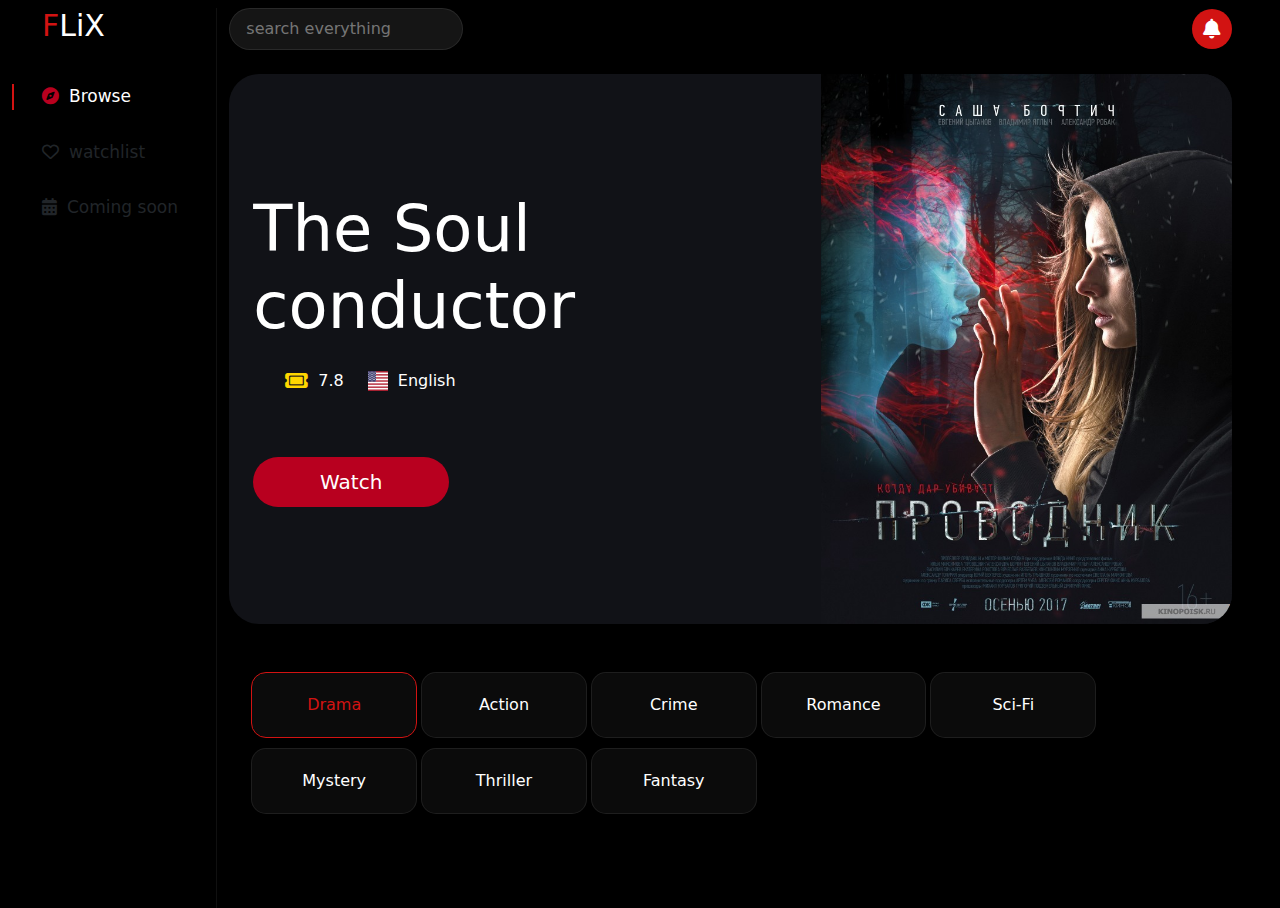
<file: index.html>
<!DOCTYPE html>
<html lang="en">
<head>
    <meta charset="UTF-8">
    <meta name="viewport" content="width=device-width, initial-scale=1.0">
    <link rel="stylesheet" href="./css/bootstrap.min.css">
    <link rel="stylesheet" href="./css/master.css">
    <link rel="stylesheet" href="./css/all.min.css">
    <title>Movies</title>
</head>
<body>
  <div class="home container-fluid row mt-2">
    <div class="list col-2">
        <ul>
            <li> <h1 class="text-white">FLiX</h1></li>
            <li class=" link active"><i class="fa-solid fa-compass"></i><span>Browse</span></li>
            <li class="link watchlist"><i class="fa-regular fa-heart"></i><span>watchlist</span></li>
            <li class="link"><i class="fa-solid fa-calendar-days"></i><span>Coming soon</span></li>
        </ul>
    </div>
    <div class=" browse text-white col-10 container-fluid">
       <header class="d-flex align-items-center justify-content-between">
         <div class="search-bar d-flex gap-2 align-items-center">
            <!-- <label><i class="fa-solid fa-magnifying-glass"></i></label> -->
        <input class="search-input rounded-pill px-3 py-2" type="text" placeholder="search everything">
        <!-- <div class="search-icon"><i class="fa-solid fa-magnifying-glass"></i></div> -->
    </div>
    <div class="notification d-flex align-items-center justify-content-center"><i class="fa-solid fa-bell"></i></div>
    </header>
        <div class="landing container mt-4 text-white">
            <div class="landing-info ms-4">
                <h2 class="mb-4">The Soul<br>conductor</h2>
                <ul class="flag d-flex align-items-center gap-4">
                    <li class="d-flex align-items-center gap-1"><i class="fa-solid fa-ticket"></i><span>7.8</span></li>
                    <li class="d-flex align-items-center gap-1"><img src="./imgs/us.png" alt="" srcset=""><span>English</span></li>
                </ul>
                <button class="rounded-pill mt-5">Watch</button>
            </div>
           <div class="landing-img"><img src="./imgs/landing2.jpg" alt="" srcset=""></div>
        </div>
        <ul class="filters row mt-5 text-center">
            <!-- <li class="trending col-sm-2 col-3 active" title="trending"><span>Trending</span></li> -->
            <li class="drama col-sm-2 col-3 active" title="Drama"><span>Drama</span></li>
            <li class="action col-sm-2 col-3" title="Action"><span>Action</span></li>
            <li class="crime col-sm-2 col-3" title="Crime"><span>Crime</span></li>
            <li class="romance col-sm-2 col-3" title="Romance"><span>Romance</span></li>
            <li class="sci-fi col-sm-2 col-3" title="Sci-Fi"><span>Sci-Fi</span></li>
            <li class="mystery col-sm-2 col-3" title="Mystery"><span>Mystery</span></li>
            <li class="thriller col-sm-2 col-3" title="Thriller"><span>Thriller</span></li>
            <li class="fantasy col-sm-2 col-3" title="Fantasy"><span>Fantasy</span></li>
        </ul>
        <div class="movies container mt-3">

    </div>
  </div>
    <script src="./js/bootstrap.bundle.min.js"></script>
    <script src="./js/main.js"></script>
</body>
</html>
</file>
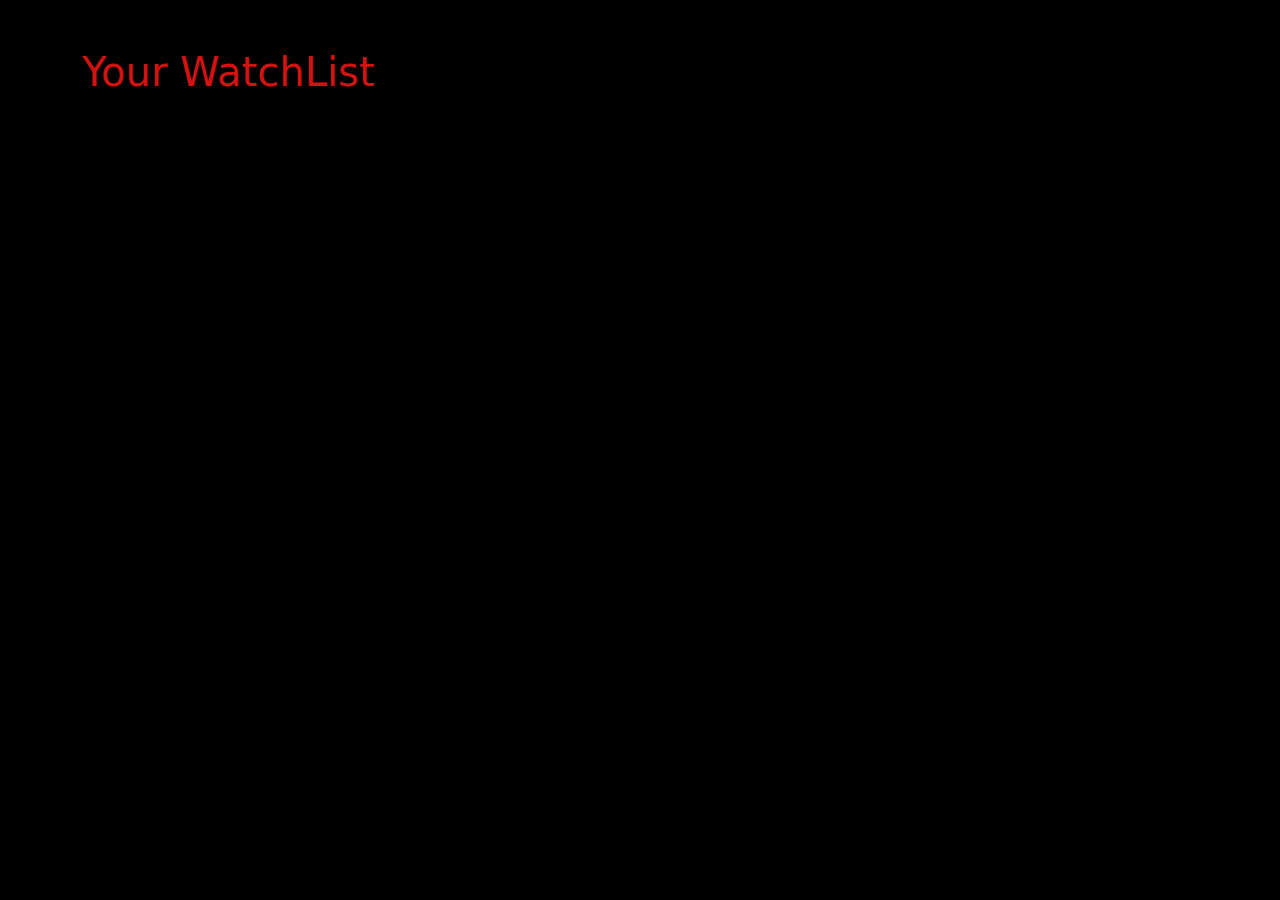
<file: watch.html>
<!DOCTYPE html>
<html lang="en">
<head>
    <meta charset="UTF-8">
    <meta name="viewport" content="width=device-width, initial-scale=1.0">
    <link rel="stylesheet" href="./css/bootstrap.min.css">
    <link rel="stylesheet" href="./css/master.css">
    <link rel="stylesheet" href="./css/all.min.css">
    <title>Movie</title>
</head>
<body>
    <h1 class="container mt-5" style="color:#D21312">Your WatchList</h1>
    <div class="movies-container container d-flex align-items-center justify-content-center text-white mt-5">
        <!-- <div class="container row">
            <div class="poster-container col-5">
                img
            </div>
            <div class="details col-5">

            </div>
        </div> -->
    </div>
    <script src="./js/bootstrap.bundle.min.js"></script>
    <script src="./js/watch.js"></script>
</body>
</html>
</file>
<file: css/master.css>
/* general */
* {
    box-sizing: border-box;
    -moz-box-sizing: border-box;
    -webkit-box-sizing: border-box;
    margin:0;
    /* padding:0; */
  }
  body{
    background-color:#000;
  }
  :root{
    --main-color:#151515;
    --red-color:#D21312;
  }
  .list h1{
    font-size:30px;
    margin-bottom:40px;
  }

  .list h1::first-letter{
    color:var(--red-color);
  }
  .list{
    border-right:1px solid rgba(128, 128, 128, 0.122);
    min-height:100vh;
    text-align: start;
    padding:0;
  }
  .list ul{
    width:100%;
    padding:0;
  }
  .list ul li{
    position:relative;
    list-style: none;
    width:100%;
    margin-bottom:30px;
    padding-left:30px;
    font-size: 17px;
    cursor: pointer;
  }
  .list ul li i{
    margin-right:10px;
  }
  .list ul li.active{
    color:white;
  }
  .list ul li.active::before{
    content:" ";
    position:absolute;
    background-color: var(--red-color);
    width:2px;
    height:100%;
    top:0;
    left:0;
  }
  .list ul li.active i{
    color:#B8001F;
  }
  header .search-bar .search-input{
    background-color:#151515;
    border:#eeeeee19 solid 0.5px;
    color:#eee;
  }
  header .search-bar .search-input:focus{
    outline:none;
  }
  header .notification{
    background-color: var(--red-color);
    width:40px;
    height:40px;
    border-radius:20px;
  }
  header .notification i{
    font-size:20px;
  }
  @media(max-width:767px){
    header .notification{
      width:30px;
      height:30px;
    }
    header .notification i{
      font-size:15px;
    }
  }
  .landing{
    display: flex;
    align-items: center;
    justify-content: space-between;
    background-color: #111217;
    border-radius:30px;
    overflow:hidden;
    padding:0;
  }
  .landing .landing-img{
    flex-basis:60%;
    display:flex;
    justify-content: flex-end;
  }
  .landing .landing-img img{
    width:70%;
    height:550px;
    /* border-radius:10px; */
  }
  .landing .landing-info{
    flex-basis:40%;
    display: flex;
    flex-direction: column;
  }
  .landing .landing-info h2{
    font-size:4em;
  }
  .landing .landing-info .flag img{
    width:20px;
    height:20px;
    margin-right:6px;
  }
  .landing .landing-info .flag i{
    font-size: 20px;
    color:gold;
    margin-right:6px;
  }
  .landing .landing-info button{
    background-color:#B8001F;
    width:50%;
    padding:10px 30px;
    border:none;
    font-size: 20px;
    color:white;
  }
  @media(max-width:992px){
    .landing{
      padding:20px;
      justify-content:flex-start;
    }
    .landing-info{
      flex-basis:100%;
    }
    .landing .landing-info h2{
      font-size:3em;
    }
    .landing .landing-img{
      display:none;
    }
    .landing .landing-info button{
      padding:5px 10px;
      font-size: 16px;
    }
  }
  @media(max-width:767px){
    .landing .landing-info h2{
      font-size:2em;
    }
    .landing .landing-info button{
      padding:5px 10px;
      font-size: 16px;
    }
    .landing .landing-info .flag img{
      width:15px;
      height:15px;
    }
    .landing .landing-info i{
      font-size:15px;
    }
    .landing .landing-info ul{
      padding-left:0;
    }
  }
  @media(max-width:1065px){
    .list{
      display:none;
    }
  }
  .filters{
    list-style:none;
  }
  .filters li{
    background-color:#1515158b;
    margin:0 2px 10px;
    border:0.2px solid rgba(128, 128, 128, 0.166);
    padding:20px 25px;
    border-radius: 15px;
    cursor:pointer;
  }
  .filters li.active{
    color:var(--red-color);
    border-color:var(--red-color);
  }
  @media(max-width:940px){
    .filters li{
      padding:10px 15px;
      border-radius: 10px;
      font-size: 14px;
    }
  }
  @media(max-width:767px){
    .filters li{
      font-size: 10px;
    }
  }
  .movie-card{
    background-color: transparent;
    /* border:1px solid rgba(128, 128, 128, 0.122); */
  }
  .cards{
    align-items: stretch;
  }
  .star{
    color:gold;
  }
  /* .card{
    margin-right:1px;
  } */
   .card{
    cursor: pointer;
   }
   .card img{
    width:100%;
    height:auto;
   }
   .rating{
    border-right:1px solid white;
    padding-right:5px;
   }
   @media(max-width:767px){
    .movies h1{
      font-size: 20px;
    }
    .card h4{
      font-size:18px;
    }
    .card span{
      font-size:12px;
    }
   }
   .like{
    width:30px;
   }
   .like i{
    font-size: 20px;
   }
  .liked .date-div i{
    color:var(--red-color);
   }
  @media(max-width:991px){
    .card h4{
      font-size: 14px;
    }
    .like{
      width:20px;
    }
    .like i{
      font-size: 15px;
    }
  }
</file>
